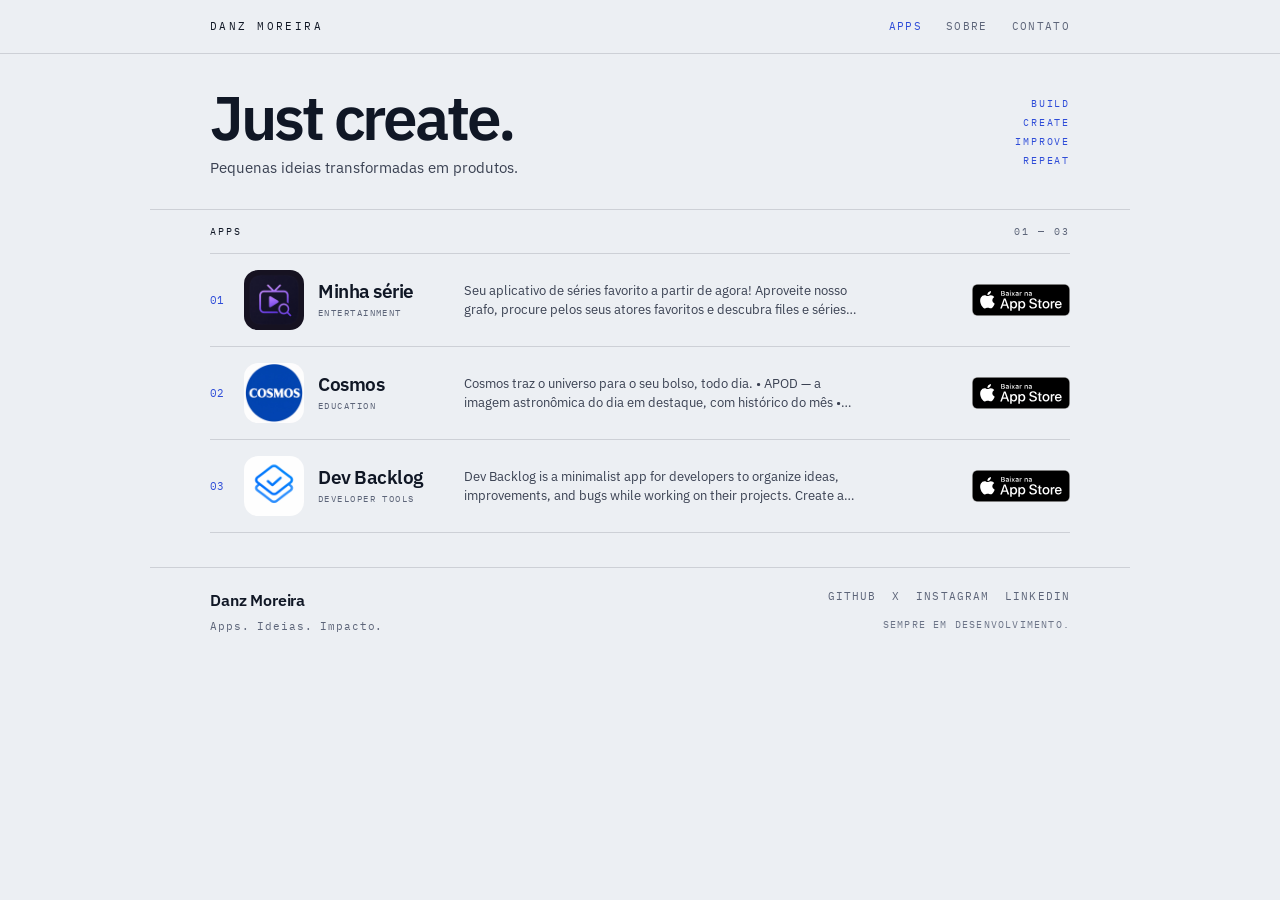
<file: index.html>
<!DOCTYPE html>
<html lang="pt-BR">
  <head>
    <meta charset="utf-8" />
    <meta name="viewport" content="width=device-width, initial-scale=1" />
    <title>Apps · Danz Moreira</title>
    <meta
      name="description"
      content="Pequenas ideias transformadas em produtos — portfólio de apps de Danz Moreira."
    />
    <meta name="theme-color" content="#eceff3" />

    <meta property="og:type" content="website" />
    <meta property="og:title" content="Apps · Danz Moreira" />
    <meta
      property="og:description"
      content="Pequenas ideias transformadas em produtos."
    />
    <meta property="og:url" content="https://danzmoreira.github.io/apps/" />
    <meta property="og:image" content="assets/icons/favicon.svg" />

    <meta name="twitter:card" content="summary" />
    <meta name="twitter:title" content="Apps · Danz Moreira" />
    <meta
      name="twitter:description"
      content="Pequenas ideias transformadas em produtos."
    />

    <link rel="icon" href="assets/icons/favicon.svg" type="image/svg+xml" />
    <link rel="preconnect" href="https://fonts.googleapis.com" />
    <link rel="preconnect" href="https://fonts.gstatic.com" crossorigin />
    <link
      href="https://fonts.googleapis.com/css2?family=IBM+Plex+Mono:wght@400;500&family=IBM+Plex+Sans:wght@400;500;600&display=swap"
      rel="stylesheet"
    />
    <link rel="stylesheet" href="css/style.css?v=20260907page1" />
  </head>
  <body>
    <a class="skip-link" href="#conteudo">Ir para o conteúdo</a>

    <header class="site-header">
      <div class="shell header-inner">
        <a class="site-mark" href="index.html">Danz Moreira</a>
        <nav class="header-nav" aria-label="Navegação">
          <a class="nav-link is-active" href="index.html" aria-current="page"
            >Apps</a
          >
          <a class="nav-link" href="#sobre">Sobre</a>
          <a class="nav-link" href="#contato">Contato</a>
        </nav>
      </div>
    </header>

    <main id="conteudo">
      <section class="hero shell" aria-labelledby="hero-title">
        <div class="hero-copy">
          <h1 id="hero-title">Just create.</h1>
          <p class="hero-lead">Pequenas ideias transformadas em produtos.</p>
        </div>
        <p class="hero-manifesto" aria-hidden="true">
          Build<br />
          Create<br />
          Improve<br />
          Repeat
        </p>
      </section>

      <section class="apps-section shell" aria-label="Lista de aplicativos">
        <div class="apps-section-head">
          <p class="apps-section-label">Apps</p>
          <p id="apps-range" class="apps-section-range">00</p>
        </div>

        <p id="apps-status" class="apps-status" role="status" aria-live="polite">
          Carregando aplicativos…
        </p>
        <div id="apps-grid" class="apps-list" hidden></div>
      </section>
    </main>

    <footer class="site-footer" id="contato">
      <div class="shell footer-inner">
        <div class="footer-brand" id="sobre">
          <p class="footer-name">Danz Moreira</p>
          <p class="footer-tagline">Apps. Ideias. Impacto.</p>
        </div>
        <div class="footer-meta">
          <nav class="footer-social" aria-label="Redes sociais">
            <a href="#" data-social="github">GitHub</a>
            <a href="#" data-social="x">X</a>
            <a href="#" data-social="instagram">Instagram</a>
            <a href="#" data-social="linkedin">LinkedIn</a>
          </nav>
          <p class="footer-note">Sempre em desenvolvimento.</p>
        </div>
      </div>
    </footer>

    <script src="js/app.js?v=20260907page1" defer></script>
  </body>
</html>
</file>
<file: css/style.css>
/* Página Apps — especificação editorial (page.md) */

:root {
  --bg: #eceff3;
  --ink: #101725;
  --ink-2: #3a4152;
  --ink-3: #5d6579;
  --ink-4: #6d7588;
  --accent: #2f4dd8;
  --line: rgba(16, 23, 37, 0.14);
  --icon-ph: #dde2ea;
  --font-sans: "IBM Plex Sans", system-ui, sans-serif;
  --font-mono: "IBM Plex Mono", ui-monospace, monospace;
  --shell: 980px;
  --page-pad: 60px;
}

*,
*::before,
*::after {
  box-sizing: border-box;
}

html {
  scroll-behavior: smooth;
}

body {
  margin: 0;
  min-height: 100vh;
  font-family: var(--font-sans);
  color: var(--ink);
  background: var(--bg);
  line-height: 1.5;
  -webkit-font-smoothing: antialiased;
  padding-bottom: 30px;
}

img {
  max-width: 100%;
  display: block;
}

a {
  color: inherit;
  text-decoration: none;
}

a:focus-visible,
button:focus-visible {
  outline: 1.5px solid var(--accent);
  outline-offset: 3px;
}

.skip-link {
  position: absolute;
  left: 1rem;
  top: -3.5rem;
  z-index: 30;
  padding: 0.5rem 0.85rem;
  background: #fff;
  color: var(--ink);
  border: 1px solid var(--line);
  font-size: 0.8125rem;
}

.skip-link:focus {
  top: 1rem;
}

.shell {
  width: 100%;
  max-width: var(--shell);
  margin-inline: auto;
  padding-inline: var(--page-pad);
}

/* —— Header —— */
.site-header {
  border-bottom: 1px solid var(--line);
}

.header-inner {
  display: flex;
  align-items: center;
  justify-content: space-between;
  padding-block: 18px;
}

.site-mark {
  font-family: var(--font-mono);
  font-size: 11px;
  font-weight: 400;
  letter-spacing: 0.22em;
  text-transform: uppercase;
  color: var(--ink);
}

.header-nav {
  display: flex;
  gap: 24px;
}

.nav-link {
  font-family: var(--font-mono);
  font-size: 11px;
  font-weight: 400;
  letter-spacing: 0.12em;
  text-transform: uppercase;
  color: var(--ink-3);
}

.nav-link.is-active,
.nav-link[aria-current="page"] {
  color: var(--accent);
}

/* —— Hero —— */
.hero {
  display: flex;
  align-items: flex-start;
  justify-content: space-between;
  gap: 48px;
  padding-top: 34px;
  padding-bottom: 30px;
  border-bottom: 1px solid var(--line);
}

.hero-copy {
  min-width: 0;
}

#hero-title,
.hero h1 {
  margin: 0;
  font-family: var(--font-sans);
  font-size: 62px;
  font-weight: 600;
  letter-spacing: -0.05em;
  line-height: 0.92;
  color: var(--ink);
}

.hero-lead {
  margin: 12px 0 0;
  max-width: 340px;
  font-family: var(--font-sans);
  font-size: 15px;
  font-weight: 400;
  line-height: 1.5;
  color: var(--ink-2);
}

.hero-manifesto {
  margin: 0;
  padding-top: 6px;
  font-family: var(--font-mono);
  font-size: 10px;
  font-weight: 400;
  letter-spacing: 0.18em;
  text-transform: uppercase;
  line-height: 1.9;
  text-align: right;
  color: var(--accent);
}

/* —— Apps section —— */
.apps-section {
  padding-bottom: 0;
}

.apps-section-head {
  display: flex;
  justify-content: space-between;
  align-items: baseline;
  padding: 14px 0;
  border-bottom: 1px solid var(--line);
}

.apps-section-label,
.apps-section-range {
  margin: 0;
  font-family: var(--font-mono);
  font-size: 10px;
  font-weight: 400;
  letter-spacing: 0.2em;
  text-transform: uppercase;
  color: var(--ink);
}

.apps-section-range {
  color: var(--ink-3);
}

.apps-status {
  margin: 24px 0;
  font-family: var(--font-sans);
  font-size: 14px;
  color: var(--ink-3);
}

.apps-status.is-error {
  color: #b42318;
}

.apps-list {
  display: block;
}

/* —— App row —— */
.app-row {
  display: grid;
  grid-template-columns: 20px 60px 132px minmax(0, 1fr) 100px;
  column-gap: 14px;
  align-items: center;
  padding: 16px 0;
  border-bottom: 1px solid var(--line);
  background: transparent;
}

.app-index {
  margin: 0;
  font-family: var(--font-mono);
  font-size: 11px;
  font-weight: 400;
  color: var(--accent);
}

.app-icon {
  width: 60px;
  height: 60px;
  border-radius: 14px;
  object-fit: cover;
  background: transparent;
}

.app-icon-ph {
  width: 60px;
  height: 60px;
  border-radius: 14px;
  background-color: var(--icon-ph);
  background-image: repeating-linear-gradient(
    135deg,
    rgba(16, 23, 37, 0.09) 0 1px,
    transparent 1px 7px
  );
}

.app-titles {
  min-width: 0;
}

.app-name {
  margin: 0 0 3px;
  font-family: var(--font-sans);
  font-size: 19px;
  font-weight: 600;
  letter-spacing: -0.025em;
  line-height: 1.15;
  color: var(--ink);
}

.app-category {
  margin: 0;
  font-family: var(--font-mono);
  font-size: 9px;
  font-weight: 400;
  letter-spacing: 0.16em;
  text-transform: uppercase;
  color: var(--ink-3);
}

.app-description {
  margin: 0;
  max-width: 400px;
  font-family: var(--font-sans);
  font-size: 13px;
  font-weight: 400;
  line-height: 1.5;
  color: var(--ink-2);
  display: -webkit-box;
  -webkit-line-clamp: 2;
  -webkit-box-orient: vertical;
  overflow: hidden;
}

.app-action {
  justify-self: end;
  align-self: center;
}

.app-store-badge {
  display: block;
  line-height: 0;
  border: 0;
  background: none;
  padding: 0;
  cursor: pointer;
}

.app-store-badge img {
  width: 98px;
  height: auto;
  transition: opacity 0.15s ease;
}

.app-store-badge:hover img,
.app-store-badge:focus-visible img {
  opacity: 0.6;
}

.app-status-text {
  margin: 0;
  font-family: var(--font-mono);
  font-size: 10px;
  letter-spacing: 0.12em;
  text-transform: uppercase;
  color: var(--ink-3);
  text-align: right;
}

/* —— Footer —— */
.site-footer {
  margin-top: 34px;
}

.footer-inner {
  display: flex;
  align-items: flex-start;
  justify-content: space-between;
  gap: 24px;
  padding-top: 20px;
  border-top: 1px solid var(--line);
}

.footer-name {
  margin: 0;
  font-family: var(--font-sans);
  font-size: 16px;
  font-weight: 600;
  letter-spacing: -0.01em;
  color: var(--ink);
}

.footer-tagline {
  margin: 6px 0 0;
  font-family: var(--font-mono);
  font-size: 11px;
  font-weight: 400;
  letter-spacing: 0.08em;
  color: var(--ink-3);
}

.footer-meta {
  text-align: right;
}

.footer-social {
  display: flex;
  flex-wrap: wrap;
  justify-content: flex-end;
  gap: 16px;
  margin-bottom: 12px;
}

.footer-social a {
  font-family: var(--font-mono);
  font-size: 11px;
  font-weight: 400;
  letter-spacing: 0.1em;
  text-transform: uppercase;
  color: var(--ink-3);
}

.footer-social a:hover {
  color: var(--accent);
}

.footer-note {
  margin: 0;
  font-family: var(--font-mono);
  font-size: 10px;
  font-weight: 400;
  letter-spacing: 0.12em;
  text-transform: uppercase;
  color: var(--ink-4);
}

/* —— Responsive ≤720px —— */
@media (max-width: 720px) {
  :root {
    --page-pad: 22px;
  }

  .hero {
    flex-direction: column;
    gap: 20px;
    padding-top: 28px;
    padding-bottom: 24px;
  }

  #hero-title,
  .hero h1 {
    font-size: 42px;
  }

  .hero-manifesto {
    text-align: left;
    padding-top: 0;
  }

  .header-nav {
    gap: 16px;
  }

  .app-row {
    grid-template-columns: 20px 60px minmax(0, 1fr);
    grid-template-areas:
      "idx icon titles"
      ".   .    desc"
      ".   .    action";
    row-gap: 8px;
    column-gap: 12px;
    align-items: start;
    padding: 18px 0;
  }

  .app-index {
    grid-area: idx;
    padding-top: 4px;
  }

  .app-icon,
  .app-icon-ph {
    grid-area: icon;
  }

  .app-titles {
    grid-area: titles;
    align-self: center;
  }

  .app-description {
    grid-area: desc;
    max-width: none;
  }

  .app-action {
    grid-area: action;
    justify-self: start;
    margin-top: 4px;
  }

  .app-status-text {
    text-align: left;
  }

  .footer-inner {
    flex-direction: column;
    gap: 20px;
  }

  .footer-meta {
    text-align: left;
  }

  .footer-social {
    justify-content: flex-start;
  }
}
</file>
